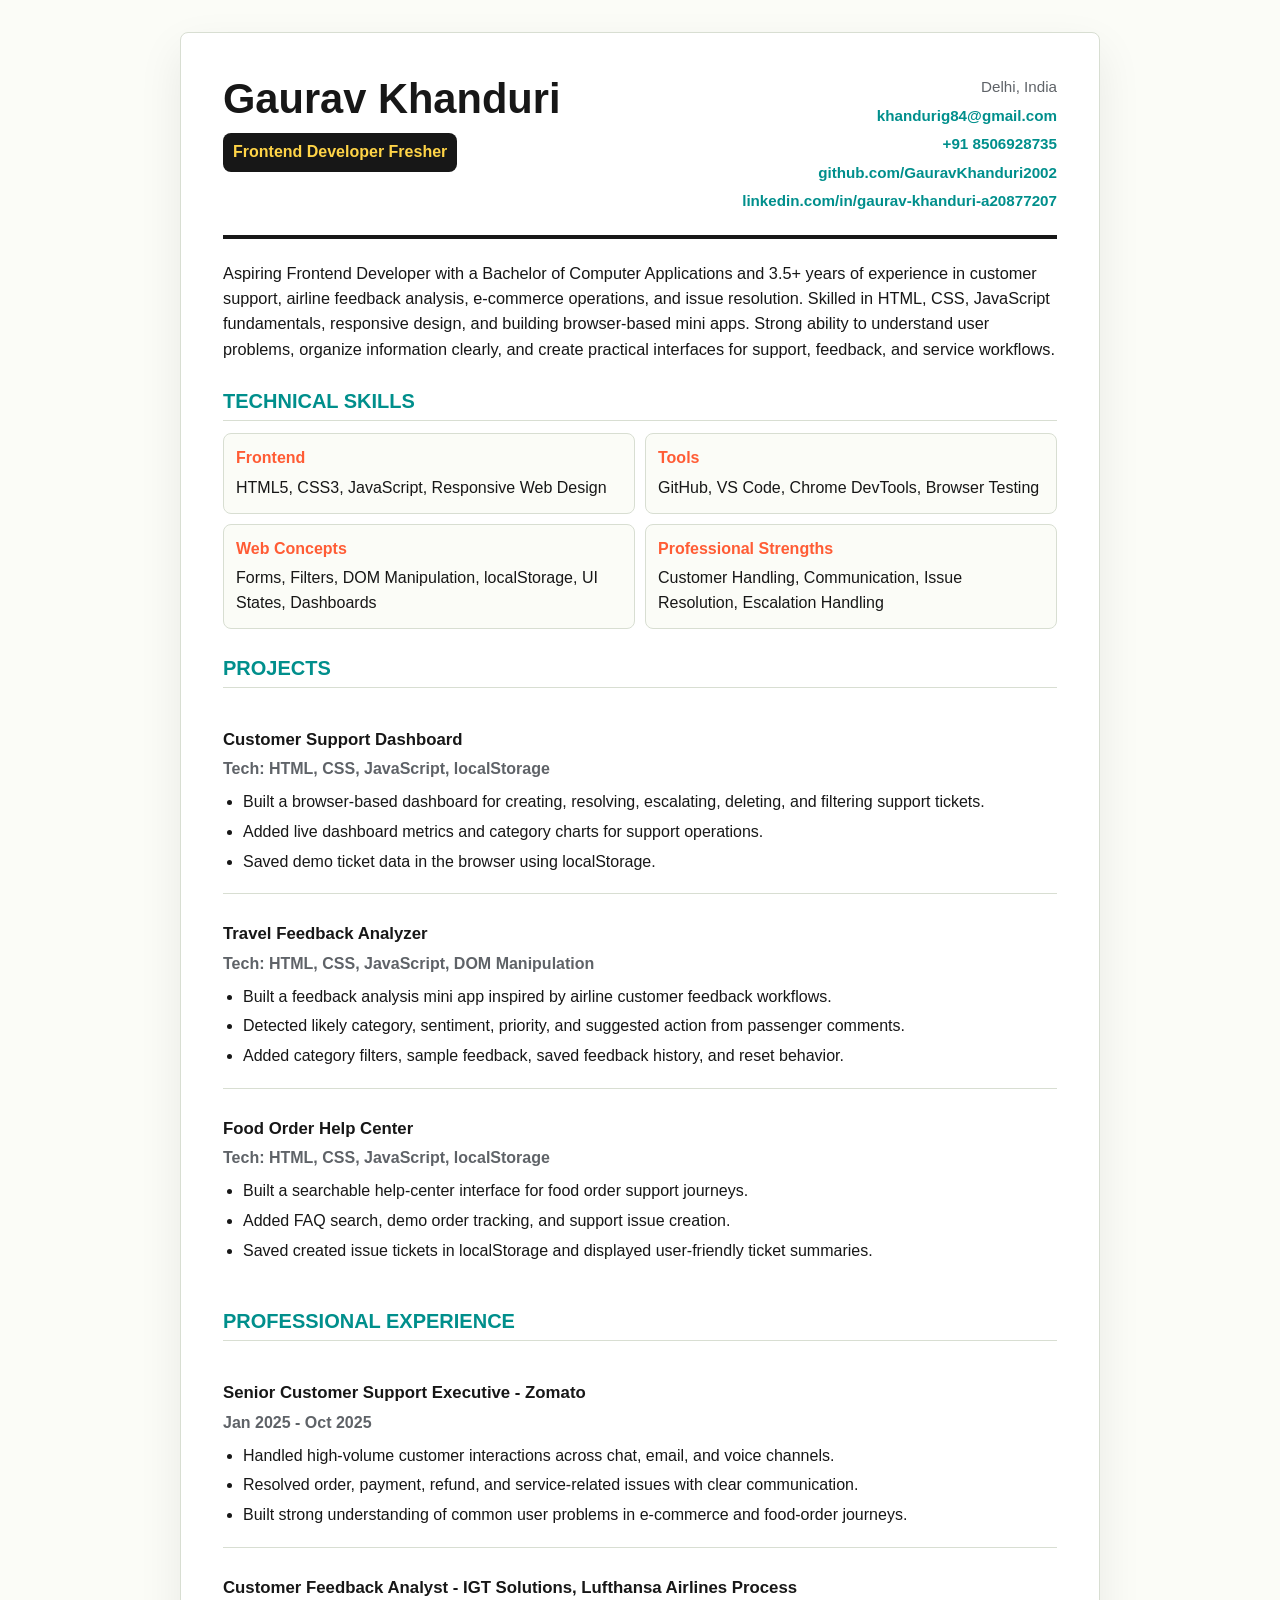
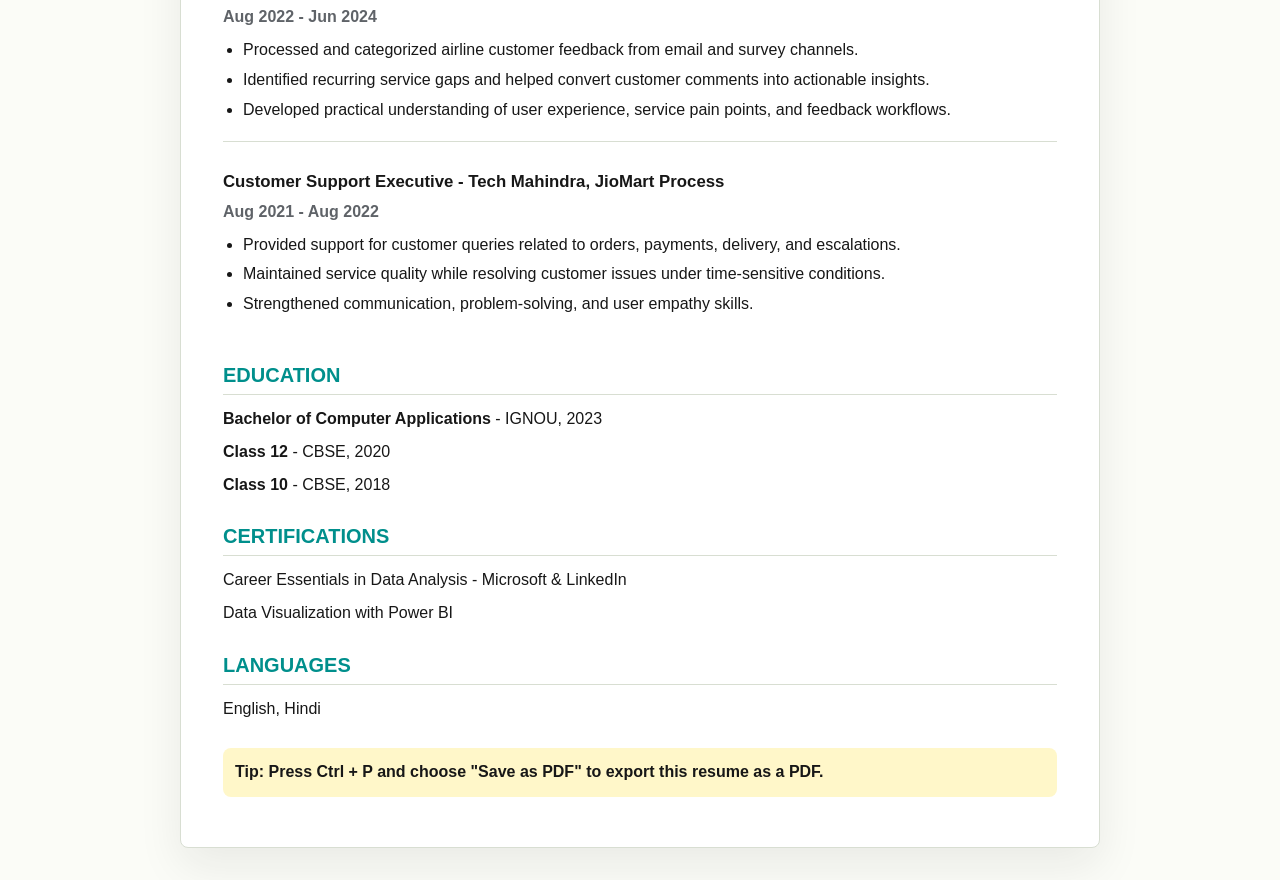
<file: assets/Gaurav-Khanduri-Frontend-Developer-Resume.html>
<!DOCTYPE html>
<html lang="en">
<head>
  <meta charset="UTF-8">
  <meta name="viewport" content="width=device-width, initial-scale=1.0">
  <title>Gaurav Khanduri | Frontend Developer Resume</title>
  <link rel="icon" type="image/svg+xml" href="favicon.svg">
  <style>
    :root {
      --ink: #171717;
      --muted: #5f6368;
      --line: #d8ded2;
      --paper: #fbfcf7;
      --white: #ffffff;
      --teal: #008f8c;
      --coral: #ff5c35;
      --yellow: #ffd447;
    }

    * {
      box-sizing: border-box;
    }

    body {
      margin: 0;
      background: var(--paper);
      color: var(--ink);
      font-family: Arial, sans-serif;
      line-height: 1.55;
    }

    .resume {
      width: min(920px, calc(100% - 32px));
      margin: 32px auto;
      padding: 42px;
      border: 1px solid var(--line);
      border-radius: 8px;
      background: var(--white);
      box-shadow: 0 18px 45px rgba(23, 23, 23, 0.08);
    }

    header {
      display: grid;
      grid-template-columns: 1fr auto;
      gap: 24px;
      align-items: start;
      padding-bottom: 22px;
      border-bottom: 4px solid var(--ink);
    }

    h1,
    h2,
    h3 {
      margin: 0;
      line-height: 1.15;
    }

    h1 {
      font-size: 2.6rem;
    }

    h2 {
      margin: 28px 0 12px;
      padding-bottom: 7px;
      border-bottom: 1px solid var(--line);
      color: var(--teal);
      font-size: 1.25rem;
      text-transform: uppercase;
    }

    h3 {
      margin-top: 16px;
      font-size: 1.05rem;
    }

    p {
      margin: 8px 0;
    }

    ul {
      margin: 8px 0 0;
      padding-left: 20px;
    }

    li {
      margin: 5px 0;
    }

    a {
      color: var(--teal);
      font-weight: 700;
      text-decoration: none;
    }

    .title {
      display: inline-flex;
      margin-top: 10px;
      padding: 7px 10px;
      border-radius: 8px;
      background: var(--ink);
      color: var(--yellow);
      font-weight: 700;
    }

    .contact {
      display: grid;
      gap: 5px;
      color: var(--muted);
      font-size: 0.95rem;
      text-align: right;
    }

    .summary {
      margin-top: 22px;
      font-size: 1.02rem;
    }

    .skills-grid {
      display: grid;
      grid-template-columns: repeat(2, 1fr);
      gap: 10px;
    }

    .skill-box {
      padding: 12px;
      border: 1px solid var(--line);
      border-radius: 8px;
      background: #fbfcf7;
    }

    .skill-box strong {
      display: block;
      margin-bottom: 5px;
      color: var(--coral);
    }

    .project,
    .role {
      padding: 14px 0;
      border-bottom: 1px solid var(--line);
    }

    .project:last-child,
    .role:last-child {
      border-bottom: 0;
    }

    .meta {
      color: var(--muted);
      font-weight: 700;
    }

    .print-note {
      margin-top: 26px;
      padding: 12px;
      border-radius: 8px;
      background: #fff7c9;
      color: var(--ink);
      font-weight: 700;
    }

    @media print {
      body {
        background: var(--white);
      }

      .resume {
        width: 100%;
        margin: 0;
        padding: 20px;
        border: 0;
        box-shadow: none;
      }

      .print-note {
        display: none;
      }

      a {
        color: var(--ink);
      }
    }

    @media (max-width: 720px) {
      .resume {
        width: calc(100% - 24px);
        margin: 12px auto;
        padding: 22px;
      }

      header,
      .skills-grid {
        grid-template-columns: 1fr;
      }

      .contact {
        text-align: left;
      }

      h1 {
        font-size: 2rem;
      }
    }
  </style>
</head>
<body>
  <main class="resume">
    <header>
      <div>
        <h1>Gaurav Khanduri</h1>
        <span class="title">Frontend Developer Fresher</span>
      </div>
      <div class="contact">
        <span>Delhi, India</span>
        <a href="mailto:khandurig84@gmail.com">khandurig84@gmail.com</a>
        <a href="tel:+918506928735">+91 8506928735</a>
        <a href="https://github.com/GauravKhanduri2002">github.com/GauravKhanduri2002</a>
        <a href="https://www.linkedin.com/in/gaurav-khanduri-a20877207">linkedin.com/in/gaurav-khanduri-a20877207</a>
      </div>
    </header>

    <p class="summary">
      Aspiring Frontend Developer with a Bachelor of Computer Applications and 3.5+ years of experience in customer support, airline feedback analysis, e-commerce operations, and issue resolution. Skilled in HTML, CSS, JavaScript fundamentals, responsive design, and building browser-based mini apps. Strong ability to understand user problems, organize information clearly, and create practical interfaces for support, feedback, and service workflows.
    </p>

    <section>
      <h2>Technical Skills</h2>
      <div class="skills-grid">
        <div class="skill-box"><strong>Frontend</strong>HTML5, CSS3, JavaScript, Responsive Web Design</div>
        <div class="skill-box"><strong>Tools</strong>GitHub, VS Code, Chrome DevTools, Browser Testing</div>
        <div class="skill-box"><strong>Web Concepts</strong>Forms, Filters, DOM Manipulation, localStorage, UI States, Dashboards</div>
        <div class="skill-box"><strong>Professional Strengths</strong>Customer Handling, Communication, Issue Resolution, Escalation Handling</div>
      </div>
    </section>

    <section>
      <h2>Projects</h2>
      <article class="project">
        <h3>Customer Support Dashboard</h3>
        <p class="meta">Tech: HTML, CSS, JavaScript, localStorage</p>
        <ul>
          <li>Built a browser-based dashboard for creating, resolving, escalating, deleting, and filtering support tickets.</li>
          <li>Added live dashboard metrics and category charts for support operations.</li>
          <li>Saved demo ticket data in the browser using localStorage.</li>
        </ul>
      </article>

      <article class="project">
        <h3>Travel Feedback Analyzer</h3>
        <p class="meta">Tech: HTML, CSS, JavaScript, DOM Manipulation</p>
        <ul>
          <li>Built a feedback analysis mini app inspired by airline customer feedback workflows.</li>
          <li>Detected likely category, sentiment, priority, and suggested action from passenger comments.</li>
          <li>Added category filters, sample feedback, saved feedback history, and reset behavior.</li>
        </ul>
      </article>

      <article class="project">
        <h3>Food Order Help Center</h3>
        <p class="meta">Tech: HTML, CSS, JavaScript, localStorage</p>
        <ul>
          <li>Built a searchable help-center interface for food order support journeys.</li>
          <li>Added FAQ search, demo order tracking, and support issue creation.</li>
          <li>Saved created issue tickets in localStorage and displayed user-friendly ticket summaries.</li>
        </ul>
      </article>
    </section>

    <section>
      <h2>Professional Experience</h2>
      <article class="role">
        <h3>Senior Customer Support Executive - Zomato</h3>
        <p class="meta">Jan 2025 - Oct 2025</p>
        <ul>
          <li>Handled high-volume customer interactions across chat, email, and voice channels.</li>
          <li>Resolved order, payment, refund, and service-related issues with clear communication.</li>
          <li>Built strong understanding of common user problems in e-commerce and food-order journeys.</li>
        </ul>
      </article>

      <article class="role">
        <h3>Customer Feedback Analyst - IGT Solutions, Lufthansa Airlines Process</h3>
        <p class="meta">Aug 2022 - Jun 2024</p>
        <ul>
          <li>Processed and categorized airline customer feedback from email and survey channels.</li>
          <li>Identified recurring service gaps and helped convert customer comments into actionable insights.</li>
          <li>Developed practical understanding of user experience, service pain points, and feedback workflows.</li>
        </ul>
      </article>

      <article class="role">
        <h3>Customer Support Executive - Tech Mahindra, JioMart Process</h3>
        <p class="meta">Aug 2021 - Aug 2022</p>
        <ul>
          <li>Provided support for customer queries related to orders, payments, delivery, and escalations.</li>
          <li>Maintained service quality while resolving customer issues under time-sensitive conditions.</li>
          <li>Strengthened communication, problem-solving, and user empathy skills.</li>
        </ul>
      </article>
    </section>

    <section>
      <h2>Education</h2>
      <p><strong>Bachelor of Computer Applications</strong> - IGNOU, 2023</p>
      <p><strong>Class 12</strong> - CBSE, 2020</p>
      <p><strong>Class 10</strong> - CBSE, 2018</p>
    </section>

    <section>
      <h2>Certifications</h2>
      <p>Career Essentials in Data Analysis - Microsoft & LinkedIn</p>
      <p>Data Visualization with Power BI</p>
    </section>

    <section>
      <h2>Languages</h2>
      <p>English, Hindi</p>
    </section>

    <p class="print-note">Tip: Press Ctrl + P and choose "Save as PDF" to export this resume as a PDF.</p>
  </main>
</body>
</html>
</file>
